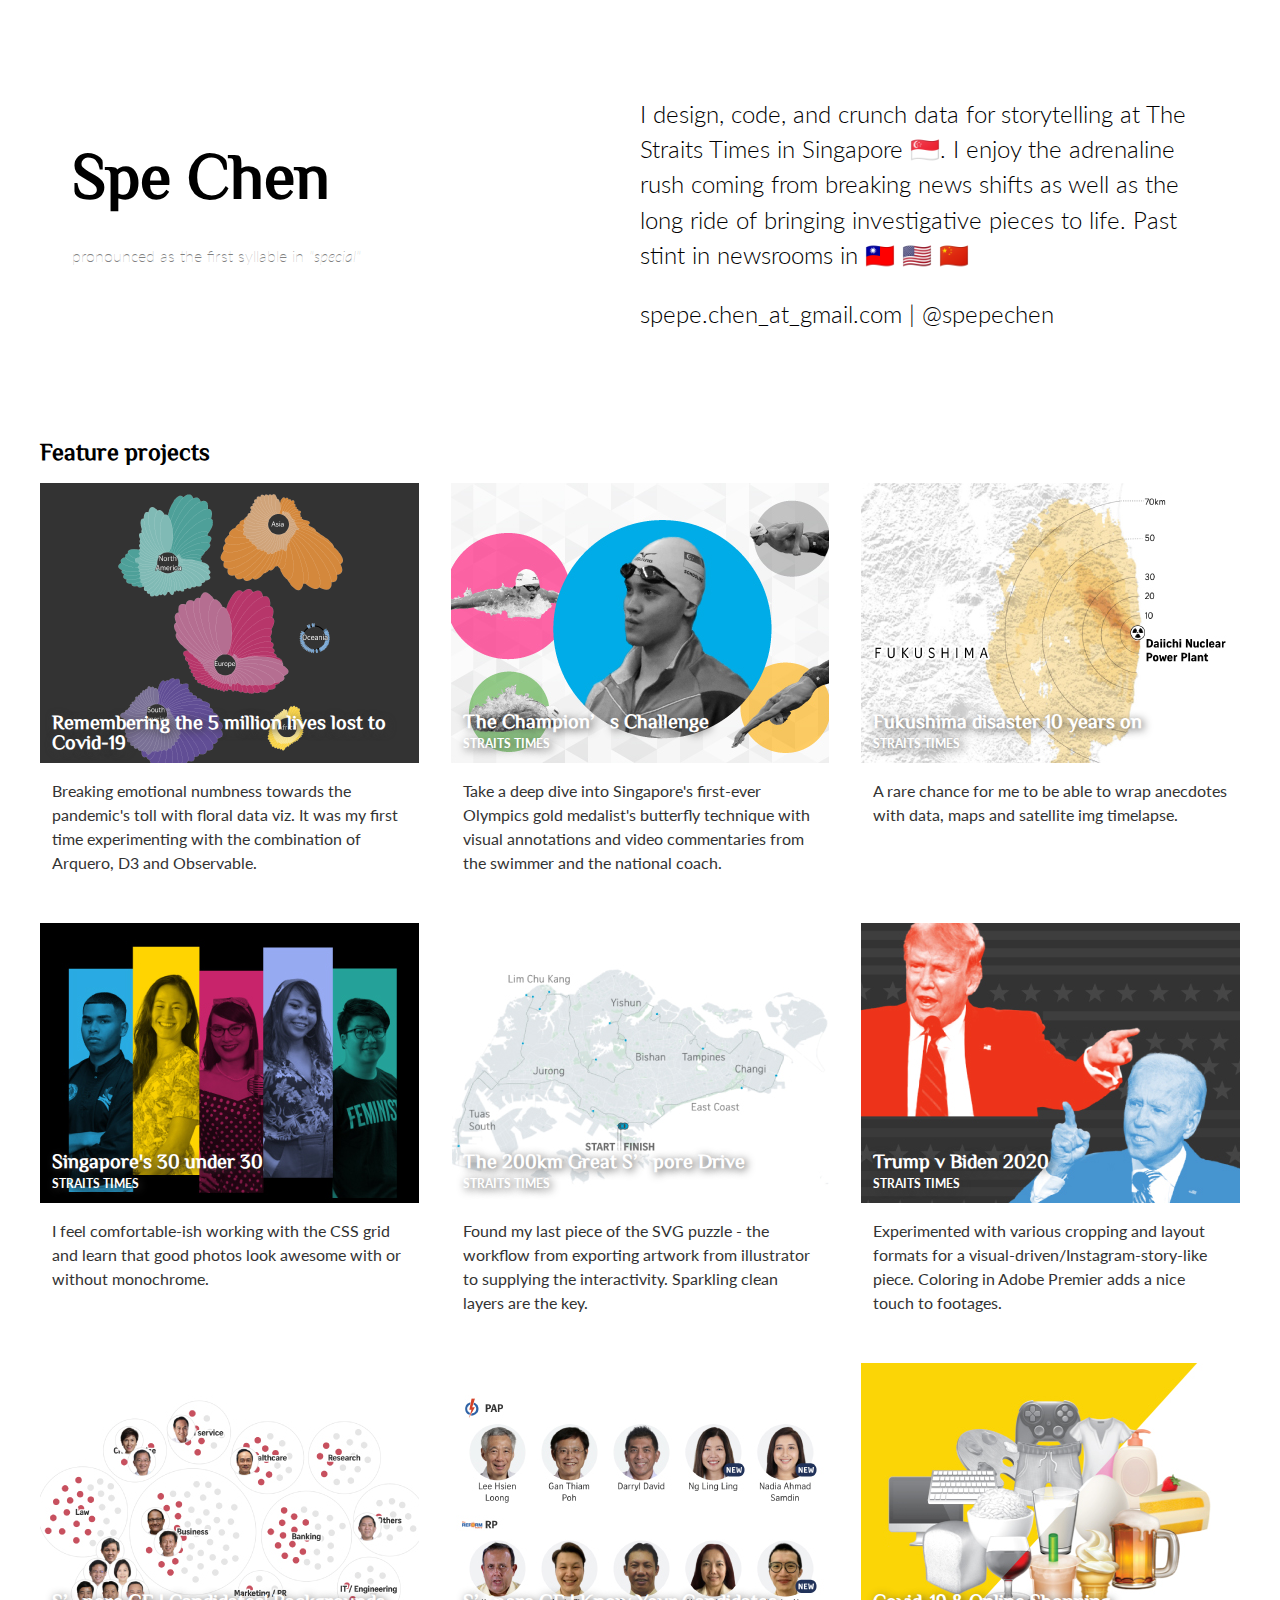
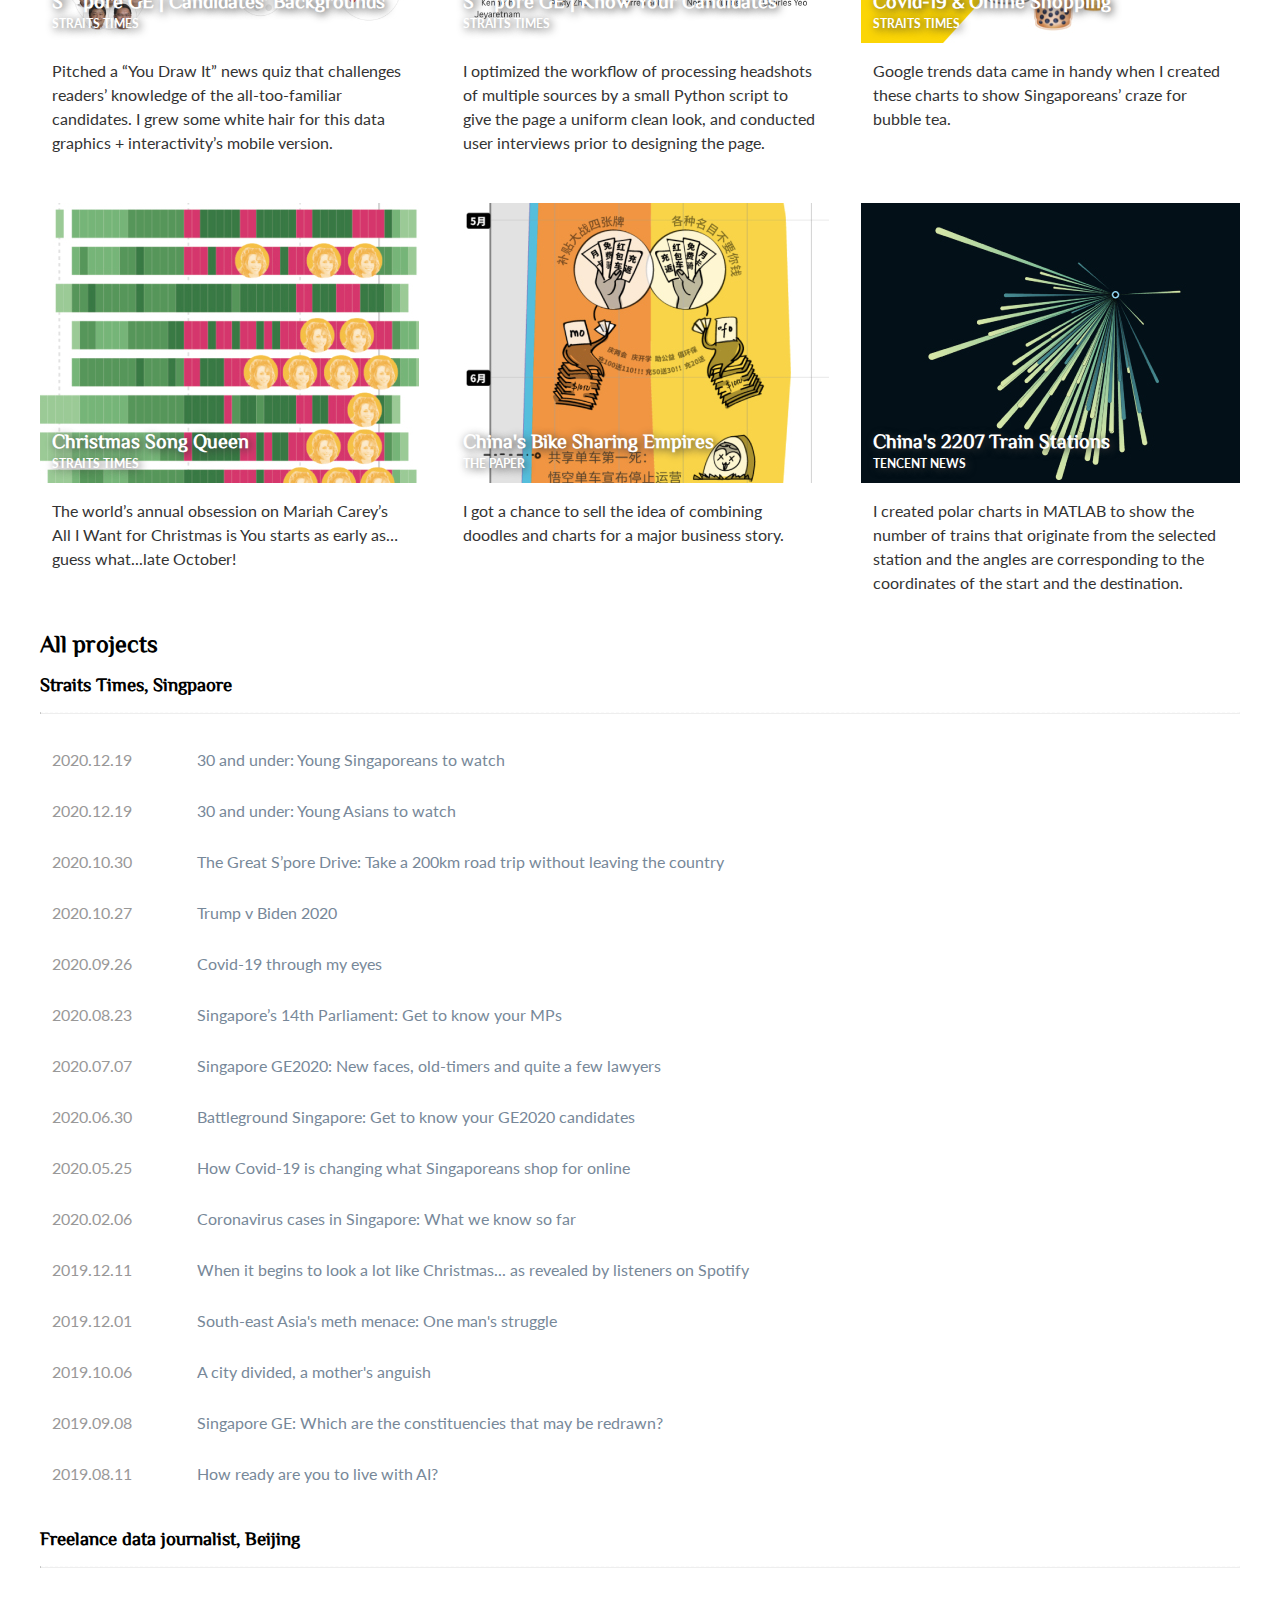
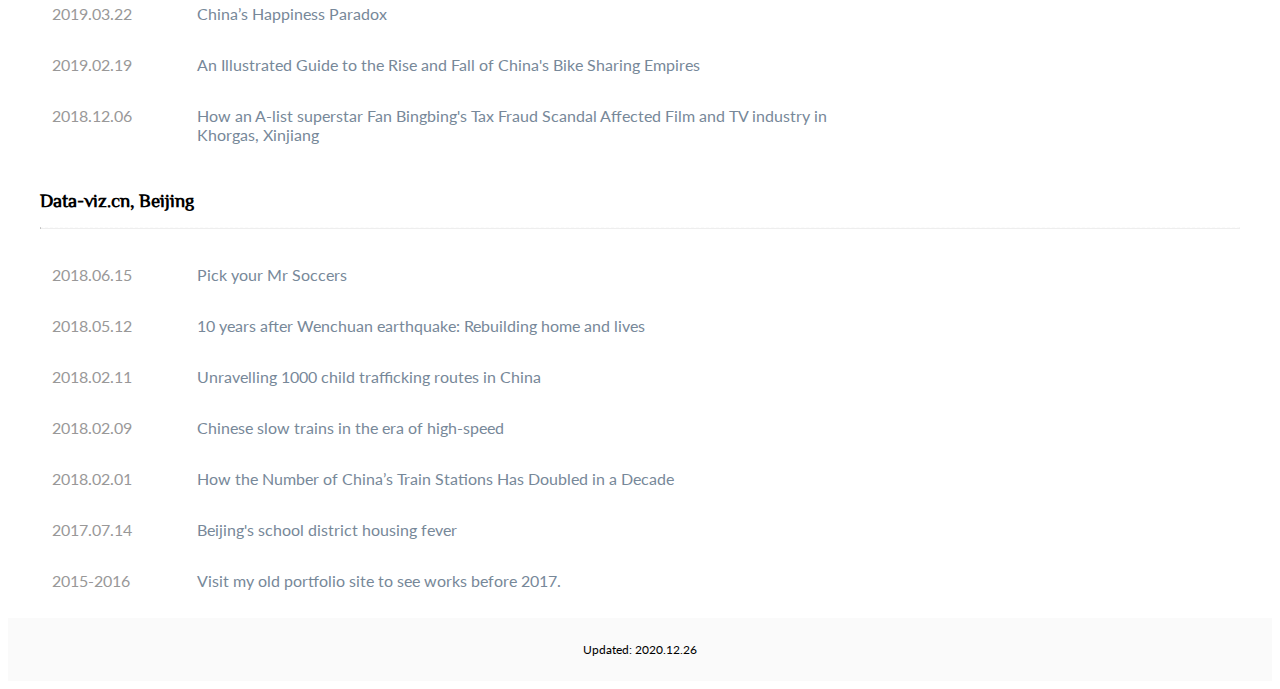
<file: index.html>
<!DOCTYPE html>
<!--[if lt IE 7]>      <html class="no-js lt-ie9 lt-ie8 lt-ie7"> <![endif]-->
<!--[if IE 7]>         <html class="no-js lt-ie9 lt-ie8"> <![endif]-->
<!--[if IE 8]>         <html class="no-js lt-ie9"> <![endif]-->
<!-- comment -->
<html>
    <head>
        <meta charset="utf-8">
        <meta http-equiv="X-UA-Compatible" content="IE=edge">
        <title>spe chen</title>
        <meta name="description" content="">
        <meta name="viewport" content="width=device-width, initial-scale=1">
        <link rel="stylesheet" href="style.css">
        <link rel="icon" href="img/favicon.png">
    </head>
    <body>
        <!--[if lt IE 7]>
            <p class="browsehappy">You are using an <strong>outdated</strong> browser. Please <a href="#">upgrade your browser</a> to improve your experience.</p>
        <![endif]-->
        <main class="wrapper">
            <section class="hero">
              <h1>Spe Chen<br><span>pronounced as the first syllable in <em>"special"</em></span>
              </h1>
              <article>
                <p>I design, code, and crunch data for storytelling at The Straits Times in Singapore 🇸🇬. I enjoy the adrenaline rush coming from breaking news shifts as well as the long ride of bringing investigative pieces to life. Past stint in newsrooms in 🇹🇼 🇺🇸 🇨🇳 </p>
                <p>spepe.chen_at_gmail.com | <a href="https://twitter.com/spepechen">@spepechen</a></p>
            </article>
            </section>
            <h2>Feature projects</h2>
            <section class="project" id="project">
              <ul>
                 <li>
                  <figure>
                    <a href="https://www.straitstimes.com/multimedia/graphics/2021/10/covid19-5million-deaths/index.html">
                    <img src="img/covid-flowers.png" alt="">
                    </a>
                    <figcaption>
                        <h3>Remembering the 5 million lives lost to Covid-19</span></h3>
                    </figcaption>
                  </figure>
                  <p>Breaking emotional numbness towards the pandemic's toll with floral data viz. It was my first time experimenting with the combination of Arquero, D3 and Observable.
                  </p>
                </li>
                <li>
                  <figure>
                    <a href="https://www.straitstimes.com/multimedia/graphics/2021/07/joseph-schooling-champions-challenge/index.html">
                    <img src="img/schooling.jpg" alt="">
                    </a>
                    <figcaption>
                        <h3>The Champion’s Challenge<br><span class=publication>straits times</span></h3>
                    </figcaption>
                  </figure>
                  <p>
                     Take a deep dive into Singapore's first-ever Olympics gold medalist's butterfly technique with visual annotations and video commentaries from the swimmer and the national coach. 
                  </p>
                </li>
                <li>
                  <figure>
                    <a href="https://www.straitstimes.com/multimedia/graphics/2021/03/fukushima/index.html">
                    <img src="img/fukushima.jpg" alt="">
                    </a>
                    <figcaption>
                        <h3>Fukushima disaster 10 years on<br><span class=publication>straits times</span></h3>
                    </figcaption>
                  </figure>
                  <p>
                     A rare chance for me to be able to wrap anecdotes with data, maps and satellite img timelapse.                     
                  </p>
                </li>                  
                <li>
                  <figure>
                    <a href="https://www.straitstimes.com/multimedia/graphics/2020/12/30-young-singaporeans/index.html">
                    <img src="img/30-under-30.jpg" alt="">
                    </a>
                    <figcaption>
                        <h3>Singapore's 30 under 30<br><span class=publication>straits times</span></h3>
                    </figcaption>
                  </figure>
                  <p>
                    I feel comfortable-ish working with the CSS grid and learn that good photos look awesome with or without monochrome.                   </p>
                </li>
                <li>
                    <figure>
                      <a href="https://www.straitstimes.com/multimedia/graphics/2020/10/great-singapore-drive/index.html">
                      <img src="img/sg-drive.jpg" alt="">
                      </a>
                      <figcaption>
                          <h3>The 200km Great S’pore Drive<br><span class=publication>straits times</span></h3>
                      </figcaption>
                    </figure>
                    <p>
                        Found my last piece of the SVG puzzle - the workflow from exporting artwork from illustrator to supplying the interactivity. Sparkling clean layers are the key.
                    </p>
                  </li>
                  <li>
                    <figure>
                      <a href="https://www.straitstimes.com/multimedia/graphics/2020/10/trump-biden/index.html">
                      <img src="img/trump-biden.jpg" alt="">
                      </a>
                      <figcaption>
                          <h3>Trump v Biden 2020<br><span class=publication>straits times</span></h3>
                      </figcaption>
                    </figure>
                    <p>
                        Experimented with various cropping and layout formats for a visual-driven/Instagram-story-like piece. Coloring in Adobe Premier adds a nice touch to footages.
                    </p>
                  </li>
                  <li>
                    <figure>
                      <a href="https://www.straitstimes.com/multimedia/graphics/2020/07/singapore-general-election-ge2020-candidates-backgrounds/index.html">
                      <img src="img/candidates-bg.jpg" alt="">
                      </a>
                      <figcaption>
                          <h3>S’pore GE | Candidates' Backgrounds<br><span class=publication>straits times</span></h3>
                      </figcaption>
                    </figure>
                    <p>
                        Pitched a “You Draw It” news quiz that challenges readers’ knowledge of the all-too-familiar candidates. I grew some white hair for this data graphics + interactivity’s mobile version. 
                    </p>
                  </li>
                  <li>
                    <figure>
                      <a href="https://www.straitstimes.com/multimedia/graphics/2020/06/singapore-general-election-ge2020-candidates/index.html">
                      <img src="img/ge-candidates.jpg" alt="">
                      </a>
                      <figcaption>
                          <h3>S’pore GE | Know Your Candidates<br><span class=publication>straits times</span></h3>
                      </figcaption>
                    </figure>
                    <p>
                        I optimized the workflow of processing headshots of multiple sources by a small Python script to give the page a uniform clean look, and conducted user interviews prior to designing the page. 
                    </p>
                  </li>
                  <li>
                    <figure>
                      <a href="https://www.straitstimes.com/singapore/covid-shopping">
                      <img src="img/covid-shopping.jpg" alt="">
                      </a>
                      <figcaption>
                          <h3>Covid-19 & Online Shopping<br><span class=publication>straits times</span></h3>
                      </figcaption>
                    </figure>
                    <p>
                        Google trends data came in handy when I created these charts to show Singaporeans’ craze for bubble tea.
                    </p>
                  </li>
                  <li>
                    <figure>
                      <a href="https://www.straitstimes.com/multimedia/when-it-begins-to-look-a-lot-like-christmas-as-revealed-by-listeners-on-spotify">
                      <img src="img/xmas.jpg" alt="">
                      </a>
                      <figcaption>
                          <h3>Christmas Song Queen<br><span class=publication>straits times</span></h3>
                      </figcaption>
                    </figure>
                    <p>
                        The world’s annual obsession on Mariah Carey’s All I Want for Christmas is You starts as early as…guess what...late October! 
                    </p>
                  </li>
                  <li>
                    <figure>
                      <a href="https://www.thepaper.cn/newsDetail_forward_3005387">
                      <img src="img/bike.jpg" alt="">
                      </a>
                      <figcaption>
                          <h3>China's Bike Sharing Empires<br><span class=publication>The paper</span></h3>
                      </figcaption>
                    </figure>
                    <p>
                        I got a chance to sell the idea of combining doodles and charts for a major business story. 
                    </p>
                  </li>
                  <li>
                    <figure>
                      <a href="https://news.qq.com/zt2018/slowTrain/">
                      <img src="img/train.jpg" alt="">
                      </a>
                      <figcaption>
                          <h3>China's 2207 Train Stations<br><span class=publication>Tencent News</span></h3>
                      </figcaption>
                    </figure>
                    <p>
                        I created polar charts in MATLAB to show the number of trains that originate from the selected station and the angles are corresponding to the coordinates of the start and the destination.   
                    </p>
                  </li>
              </ul>
            </section>
            <h2>All projects</h2>
            <h3>Straits Times, Singpaore</h3>
            <hr>
            <section class="archive">
                <p class="date">2020.12.19</p>	<p class="projectname"><a href="https://www.straitstimes.com/multimedia/graphics/2020/12/30-young-singaporeans/index.html">30 and under: Young Singaporeans to watch</a></p>
                <p class="date">2020.12.19</p>	<p class="projectname"><a href="https://www.straitstimes.com/multimedia/graphics/2020/12/30-young-asians/index.html">30 and under: Young Asians to watch</a></p>
                <p class="date">2020.10.30</p>	<p class="projectname"><a href="https://www.straitstimes.com/multimedia/graphics/2020/10/great-singapore-drive/index.html">The Great S’pore Drive: Take a 200km road trip without leaving the country</a></p>
                <p class="date">2020.10.27</p>	<p class="projectname"><a href="https://www.straitstimes.com/multimedia/graphics/2020/10/trump-biden/index.html">Trump v Biden 2020</a></p>
                <p class="date">2020.09.26</p>	<p class="projectname"><a href="https://www.straitstimes.com/multimedia/graphics/2020/09/covid-stories/index.html">Covid-19 through my eyes</a></p>
                <p class="date">2020.08.23</p>	<p class="projectname"><a href="https://www.straitstimes.com/multimedia/graphics/2020/08/singapore-14th-parliament/index.html">Singapore’s 14th Parliament: Get to know your MPs</a></p>
                <p class="date">2020.07.07</p>	<p class="projectname"><a href="https://www.straitstimes.com/multimedia/graphics/2020/07/singapore-general-election-ge2020-candidates-backgrounds/index.html">Singapore GE2020: New faces, old-timers and quite a few lawyers</a></p>
                <p class="date">2020.06.30</p>	<p class="projectname"><a href="https://www.straitstimes.com/multimedia/graphics/2020/06/singapore-general-election-ge2020-candidates/index.html">Battleground Singapore: Get to know your GE2020 candidates</a></p>
                <p class="date">2020.05.25</p>	<p class="projectname"><a href="https://www.straitstimes.com/singapore/covid-shopping">How Covid-19 is changing what Singaporeans shop for online</a></p>
                <p class="date">2020.02.06</p>	<p class="projectname"><a href="https://www.straitstimes.com/multimedia/graphics/2020/02/spore-virus-cases/index.html?stextension">Coronavirus cases in Singapore: What we know so far</a></p>
                <p class="date">2019.12.11</p>	<p class="projectname"><a href="https://www.straitstimes.com/multimedia/when-it-begins-to-look-a-lot-like-christmas-as-revealed-by-listeners-on-spotify">When it begins to look a lot like Christmas... as revealed by listeners on Spotify</a></p>
                <p class="date">2019.12.01</p>	<p class="projectname"><a href="https://www.straitstimes.com/multimedia/graphics/2019/11/south-east-asia-meth-menace/index.html">South-east Asia's meth menace: One man's struggle</a></p>
                <p class="date">2019.10.06</p>	<p class="projectname"><a href="https://graphics.straitstimes.com/STI/STIMEDIA/Interactives/2019/10/hkfamily/index.html">A city divided, a mother's anguish</a></p>
                <p class="date">2019.09.08</p>	<p class="projectname"><a href="https://graphics.straitstimes.com/STI/STIMEDIA/Interactives/2019/09/SingaporeGE-constituencies/">Singapore GE: Which are the constituencies that may be redrawn?</a></p>
                <p class="date">2019.08.11</p>	<p class="projectname"><a href="https://graphics.straitstimes.com/STI/STIMEDIA/Interactives/2019/08/how-ready-are-you-to-live-with-ai/index.html">How ready are you to live with AI?</a></p>
              </section> 
              <h3>Freelance data journalist, Beijing</h3>
              <hr>
              <section class="archive">
                <p class="date">2019.03.22</p>	<p class="projectname"><a href="https://mp.weixin.qq.com/s/PO_F2AZbqsy62BPlqXRQYg">China’s Happiness Paradox</a></p>
                <p class="date">2019.02.19</p>	<p class="projectname"><a href="https://www.thepaper.cn/newsDetail_forward_3005387">An Illustrated Guide to the Rise and Fall of China's Bike Sharing Empires</a></p>
                <p class="date">2018.12.06</p>	<p class="projectname"><a href="https://mp.weixin.qq.com/s/RpkNUJizfg3jb9dQp-q7yQ">How an A-list superstar Fan Bingbing's Tax Fraud Scandal Affected Film and TV industry in Khorgas, Xinjiang</a></p>
              </section> 
              <h3>Data-viz.cn, Beijing</h3>
              <hr>   
              <section class="archive">
                <p class="date">2018.06.15</p>	<p class="projectname"><a href="https://news.qq.com/zt2018/footballer/index.htm">Pick your Mr Soccers</a></p>
                <p class="date">2018.05.12</p>	<p class="projectname"><a href="https://news.qq.com/zt2018/wchildren">10 years after Wenchuan earthquake: Rebuilding home and lives</a></p>
                <p class="date">2018.02.11</p>	<p class="projectname"><a href="https://mp.weixin.qq.com/s/cm1kkdiSFoGW4CsLIyNjfw">Unravelling 1000 child trafficking routes in China</a></p>
                <p class="date">2018.02.09</p>	<p class="projectname"><a href="https://news.qq.com/topic/train_story.htm">Chinese slow trains in the era of high-speed</a></p>
                <p class="date">2018.02.01</p>	<p class="projectname"><a href="https://news.qq.com/zt2018/slowTrain/">How the Number of China’s Train Stations Has Doubled in a Decade </a></p>
                <p class="date">2017.07.14</p>	<p class="projectname"><a href="https://news.qq.com/zt2017/xqfstory/data.htm">Beijing's school district housing fever</a></p>
                <p class="date">2015-2016</p>	<p class="projectname"><a href="https://spe.neocities.org/old-portfolio/index.html">Visit my old portfolio site to see works before 2017.</a></p>
            </section>
          </main>
          <footer>
            <p>Updated: 2020.12.26</p>
          </footer>
        
        <script src="" async defer></script>
    </body>
</html>
</file>
<file: style.css>
/* Typography imported from Google Fonts */
/* @import url('https://fonts.googleapis.com/css?family=Playfair+Display|Source+Sans+Pro:200,400'); */

@import url('https://fonts.googleapis.com/css2?family=Lato:ital,wght@0,100;0,400;0,700;1,100&family=ZCOOL+XiaoWei&display=swap');

h1, h2, h3, h4, h5, h6 {
 font-family: 'ZCOOL XiaoWei', serif
}

p, a, span {
 font-family: 'Lato', sans-serif;
 color:#000;
}

a {
  text-decoration: none;
}

hr {
  border-top: 0.6px dashed #fafafa;
}

/* Generic styles */
html {
  scroll-behavior: smooth;
}

main {
    max-width: 1200px;
    margin: auto;

}

h1 > span {
    color:gray;
    font-size: 0.25em;
    font-weight: 100;
    font-style: thin;
}

/* Styles for the hero image */
.hero {
  padding: 4rem 2rem;
  /* grid styles */
  display: grid;
  grid-template-columns: repeat(auto-fit, minmax(240px, 1fr));
  align-items: center;
}

/* .hero > * {
  color: white;
} */

.hero > h1 {
  font-size: 4rem;
  padding-bottom: 1rem;
}

.hero > article > p {
  font-size: 1.5rem;
  font-weight: 300;
  line-height: 2.2rem;
}

.hero > article > a {
  padding: 1rem;
  margin-top: .75rem;

}

/* project styles */
.project {
  /* padding: 2rem 2rem; */
  /* max-width: 1200px;   */
}

.project > ul {
  list-style-type: none; /* Remove bullets */
  display: grid;
  grid-template-columns: repeat(auto-fit, minmax(320px, 1fr));
  grid-gap: 2rem;
  padding:0;
}

.project > ul > li > figure {
display: flex;
justify-content: center;
margin: auto;
  max-height: 280px;
  overflow: hidden;
  /* border-top-left-radius: .5rem;
  border-top-right-radius: .5rem; */
  position: relative;
}

.project > ul > li > figure > img {
  width: 100%;
}

.project > ul > li > figure > figcaption {
  position: absolute;
  bottom: 0;
  /* background-color: rgba(0,0,0,.1); */
  text-shadow: 2px 2px 8px #383838;
  width: 100%;
}

.project > ul > li > figure > figcaption > h3 {
  color: white;
  padding: .75rem;
  font-size: 1.25rem;
  margin: 0;
}

.publication{
  text-transform: uppercase;
  font-size: .75rem;
  color:white;
}
.project > ul > li > p {
  font-size: 1rem;
  line-height: 1.5;
  padding: 0rem .75rem;
  color: #333333;
}

.project > ul > li > a {
  padding: .5rem 1rem;
  margin: .5rem;
}

.archive{
    max-width: 900px;
    display: grid;
    grid-template-columns: 25% 75%;
    /* grid-template-rows: 25% 100px auto; */
    column-gap: 10px;
    padding: .75rem;
    font-size: 1rem;
}

.projectname > a{
  text-decoration: none;
  color: lightslategray;
  /* text-decoration-style: dotted; */
}

.date {
  color: rgb(153, 152, 152);
}

@media only screen and (min-width: 600px) {
    .archive{
        grid-template-columns: 15% 70%;
        /* grid-template-rows: 25% 100px auto; */
        column-gap: 10px;

    }

}

/* footer */
footer {
  background-color: #fafafa;
  padding: .75rem;
  color: lightslategray;
  text-align: center;
  font-size: .75rem;
}
</file>
